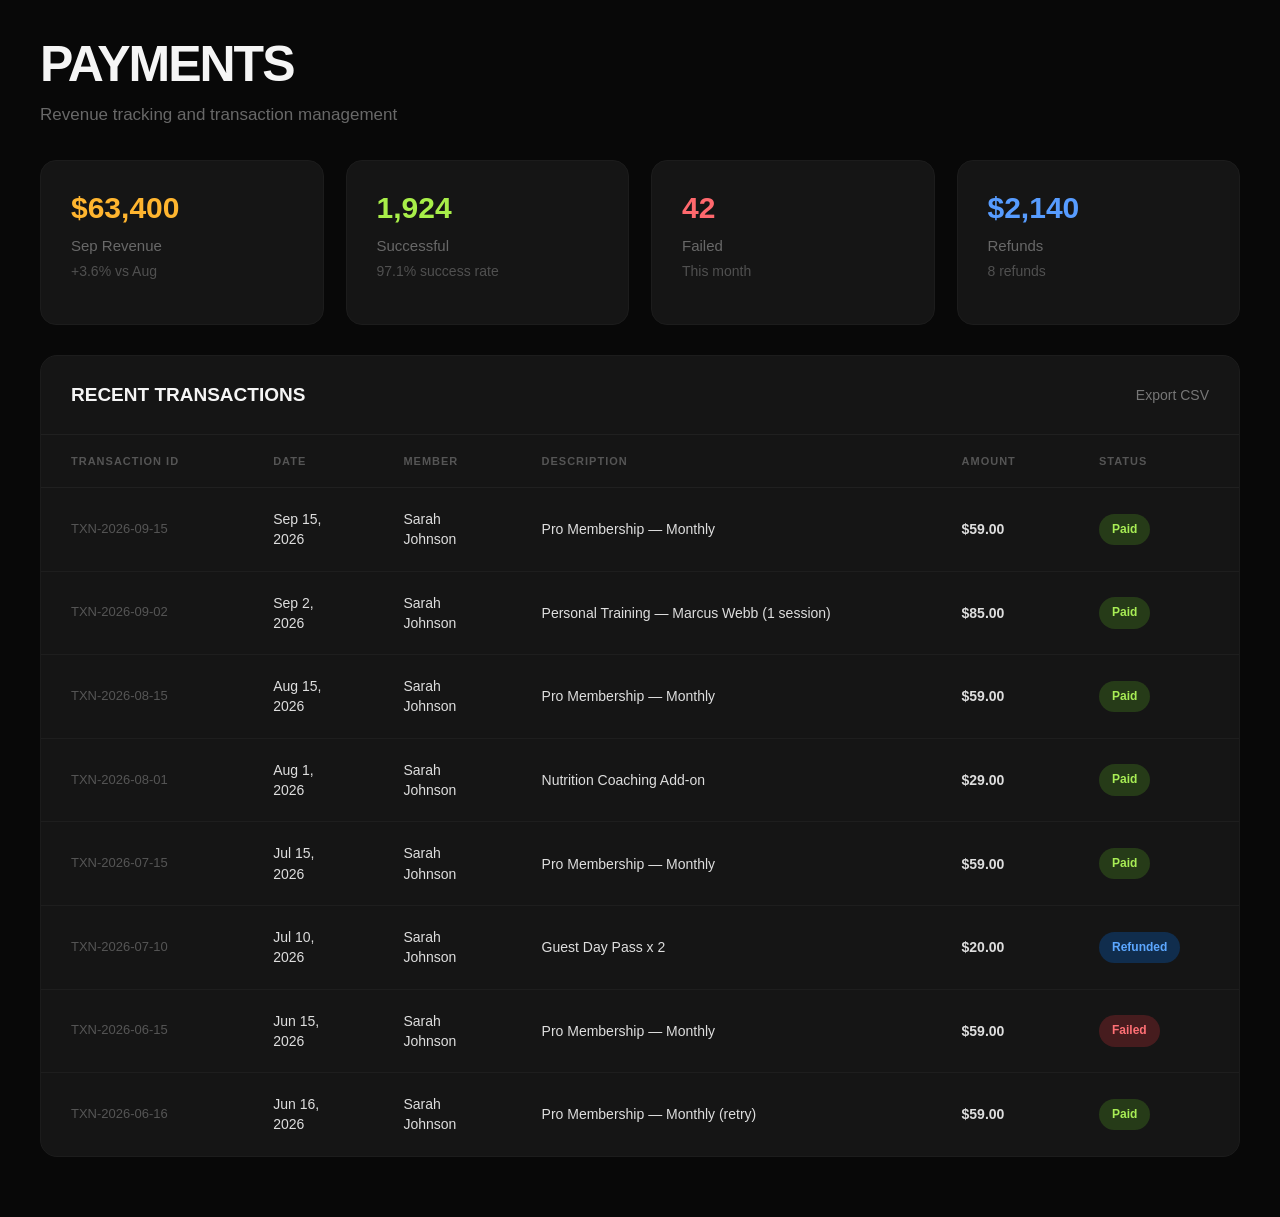
<file: index.html>
<!DOCTYPE html>
<html lang="en">
<head>
    <meta charset="UTF-8">
    <meta name="viewport" content="width=device-width, initial-scale=1.0">
    <title>FITCORE Payments</title>

    <link rel="stylesheet" href="style.css">
</head>

<body>

    <main class="container">

        <header class="header">
            <h1>PAYMENTS</h1>
            <p>Revenue tracking and transaction management</p>
        </header>

        <section class="cards">

            <div class="card revenue">
                <h2>$63,400</h2>
                <p>Sep Revenue</p>
                <small>+3.6% vs Aug</small>
            </div>

            <div class="card successful">
                <h2>1,924</h2>
                <p>Successful</p>
                <small>97.1% success rate</small>
            </div>

            <div class="card failed">
                <h2>42</h2>
                <p>Failed</p>
                <small>This month</small>
            </div>

            <div class="card refunds">
                <h2>$2,140</h2>
                <p>Refunds</p>
                <small>8 refunds</small>
            </div>

        </section>


        <section class="transactions">

            <div class="transactions-header">
                <h2>RECENT TRANSACTIONS</h2>
                <span>Export CSV</span>
            </div>


            <table>

                <thead>
                    <tr>
                        <th>Transaction ID</th>
                        <th>Date</th>
                        <th>Member</th>
                        <th>Description</th>
                        <th>Amount</th>
                        <th>Status</th>
                    </tr>
                </thead>

                <tbody>

                    <tr>
                        <td class="id">TXN-2026-09-15</td>
                        <td>Sep 15,<br>2026</td>
                        <td>Sarah<br>Johnson</td>
                        <td>Pro Membership — Monthly</td>
                        <td class="amount">$59.00</td>
                        <td><span class="paid">Paid</span></td>
                    </tr>

                    <tr>
                        <td class="id">TXN-2026-09-02</td>
                        <td>Sep 2,<br>2026</td>
                        <td>Sarah<br>Johnson</td>
                        <td>Personal Training — Marcus Webb (1 session)</td>
                        <td class="amount">$85.00</td>
                        <td><span class="paid">Paid</span></td>
                    </tr>

                    <tr>
                        <td class="id">TXN-2026-08-15</td>
                        <td>Aug 15,<br>2026</td>
                        <td>Sarah<br>Johnson</td>
                        <td>Pro Membership — Monthly</td>
                        <td class="amount">$59.00</td>
                        <td><span class="paid">Paid</span></td>
                    </tr>

                    <tr>
                        <td class="id">TXN-2026-08-01</td>
                        <td>Aug 1,<br>2026</td>
                        <td>Sarah<br>Johnson</td>
                        <td>Nutrition Coaching Add-on</td>
                        <td class="amount">$29.00</td>
                        <td><span class="paid">Paid</span></td>
                    </tr>

                    <tr>
                        <td class="id">TXN-2026-07-15</td>
                        <td>Jul 15,<br>2026</td>
                        <td>Sarah<br>Johnson</td>
                        <td>Pro Membership — Monthly</td>
                        <td class="amount">$59.00</td>
                        <td><span class="paid">Paid</span></td>
                    </tr>

                    <tr>
                        <td class="id">TXN-2026-07-10</td>
                        <td>Jul 10,<br>2026</td>
                        <td>Sarah<br>Johnson</td>
                        <td>Guest Day Pass x 2</td>
                        <td class="amount">$20.00</td>
                        <td><span class="refunded">Refunded</span></td>
                    </tr>
                    <tr>
                        <td class="id">TXN-2026-06-15</td>
                        <td>Jun 15,<br>2026</td>
                        <td>Sarah<br>Johnson</td>
                        <td>Pro Membership — Monthly</td>
                        <td class="amount">$59.00</td>
                        <td><span class="failed-status">Failed</span></td>
                    </tr>

                    <tr>
                        <td class="id">TXN-2026-06-16</td>
                        <td>Jun 16,<br>2026</td>
                        <td>Sarah<br>Johnson</td>
                        <td>Pro Membership — Monthly (retry)</td>
                        <td class="amount">$59.00</td>
                        <td><span class="paid">Paid</span></td>
                    </tr>

                </tbody>

            </table>

        </section>

    </main>

</body>
</html>
</file>
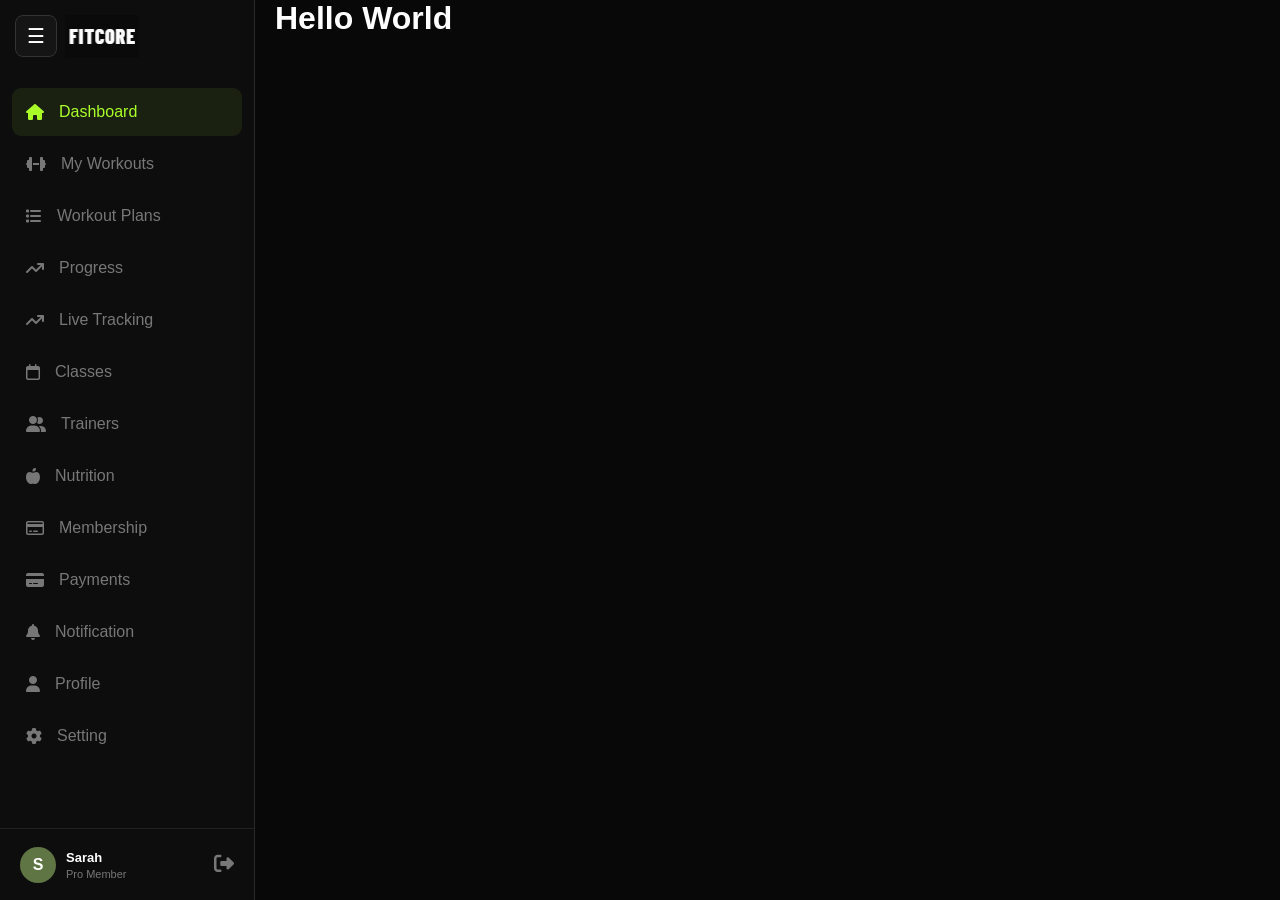
<file: sidebar.html>
<!doctype html>
<html lang="en">
  <head>
    <meta charset="UTF-8" />
    <meta name="viewport" content="width=device-width, initial-scale=1.0" />
    <title>SideBar</title>
    <link rel="stylesheet" href="sidebar.css" />
    <link
      href="https://fonts.googleapis.com/css2?family=Barlow+Condensed:wght@600;700;800&family=Outfit:wght@400;500;600&display=swap"
      rel="stylesheet"
    />
    <link
      rel="stylesheet"
      href="https://cdnjs.cloudflare.com/ajax/libs/font-awesome/6.7.2/css/all.min.css"
    />
  </head>

  <body>
    <!-- Mobile button -->
    <button class="menu-btn" onclick="toggleMobile()">☰</button>

    <!-- Overlay -->
    <div class="overlay" onclick="toggleMobile()"></div>

    <main>
      <aside class="sidebar">
        <!-- Logo -->
        <div class="logo">
          <img src="img/logo-icon.png" alt="" />
          <img src="img/Brand-name.png" class="brand-name" alt="" />

          <button class="collapse-btn" onclick="toggleSidebar()">‹</button>
        </div>

        <!-- Navigation -->
        <nav>
          <a href="#" class="active">
            <i class="fa-solid fa-house"></i>
            <label>Dashboard</label>
          </a>

          <a href="#">
            <i class="fa-solid fa-dumbbell"></i>
            <label>My Workouts</label>
          </a>

          <a href="#">
            <i class="fa-solid fa-list"></i>
            <label>Workout Plans</label>
          </a>

          <a href="#">
            <i class="fa-solid fa-arrow-trend-up"></i>
            <label>Progress</label>
          </a>

          <a href="#">
            <i class="fa-solid fa-arrow-trend-up"></i>
            <label>Live Tracking</label>
          </a>

          <a href="#">
            <i class="fa-regular fa-calendar"></i>
            <label>Classes</label>
          </a>

          <a href="#">
            <i class="fa-solid fa-user-group"></i>
            <label>Trainers</label>
          </a>

          <a href="#">
            <i class="fa-solid fa-apple-whole"></i>
            <label>Nutrition</label>
          </a>
          <a href="#">
            <i class="fa-regular fa-credit-card"></i>
            <label>Membership</label>
          </a>
          <a href="#">
            <i class="fa-solid fa-credit-card"></i>
            <label>Payments</label>
          </a>
          <a href="#">
            <i class="fa-solid fa-bell"></i>
            <label>Notification</label>
          </a>
          <a href="#">
            <i class="fa-solid fa-user"></i>
            <label>Profile</label>
          </a>
          <a href="#">
            <i class="fa-solid fa-gear"></i>
            <label>Setting</label>
          </a>
        </nav>

        <!-- User -->
        <div class="user">
          <div class="avatar">S</div>

          <div class="user-info">
            <strong>Sarah</strong>
            <small>Pro Member</small>
          </div>

          <a href="" class="logout"
            ><i class="fa-solid fa-right-from-bracket"></i
          ></a>
        </div>
      </aside>
      
      <div class="content"><h1>Hello World</h1></div>
    </main>
    <script>
      function toggleSidebar() {
        document.querySelector(".sidebar").classList.toggle("collapsed");
      }

      function toggleMobile() {
        document.querySelector(".sidebar").classList.toggle("mobile-open");
        document.querySelector(".overlay").classList.toggle("show");
      }
    </script>
  </body>
</html>
</file>
<file: style.css>
* {
    margin: 0;
    padding: 0;
    box-sizing: border-box;
}

body {
    background: #080808;
    color: #f5f5f5;
    font-family: Arial, Helvetica, sans-serif;
    padding: 35px 30px 60px;
}

.container {
    width: 100%;
    max-width: 1200px;
    margin: auto;
}


/* HEADER */

.header {
    margin-bottom: 35px;
}

.header h1 {
    font-size: 50px;
    font-weight: 900;
    letter-spacing: -2px;
}

.header p {
    margin-top: 12px;
    color: #686868;
    font-size: 17px;
}


/* CARDS */

.cards {
    display: grid;
    grid-template-columns: repeat(4, 1fr);
    gap: 22px;
    margin-bottom: 30px;
}

.card {
    background: #151515;
    border: 1px solid #1c1c1c;
    border-radius: 16px;
    padding: 30px;
    height: 165px;
}

.card h2 {
    font-size: 30px;
    margin-bottom: 12px;
}

.card p {
    color: #686868;
    font-size: 15px;
    margin-bottom: 8px;
}

.card small {
    color: #505050;
    font-size: 14px;
}

.revenue h2 {
    color: #ffb52f;
}

.successful h2 {
    color: #a8ee49;
}

.failed h2 {
    color: #ff686d;
}

.refunds h2 {
    color: #579cff;
}


/* TRANSACTIONS */

.transactions {
    background: #151515;
    border: 1px solid #1c1c1c;
    border-radius: 17px;
    overflow: hidden;
}

.transactions-header {
    display: flex;
    justify-content: space-between;
    align-items: center;

    padding: 28px 30px;

    border-bottom: 1px solid #202020;
}

.transactions-header h2 {
    font-size: 19px;
    font-weight: 900;
}

.transactions-header span {
    color: #777;
    font-size: 14px;
}


/* TABLE */

table {
    width: 100%;
    border-collapse: collapse;
}

th {
    padding: 20px 30px;

    text-align: left;

    color: #555;
    font-size: 11px;
    font-weight: 700;

    text-transform: uppercase;
    letter-spacing: 1px;

    border-bottom: 1px solid #202020;
}

td {
    padding: 21px 30px;

    color: #dedede;
    font-size: 14px;
    line-height: 1.45;

    border-bottom: 1px solid #1e1e1e;
}

tr:last-child td {
    border-bottom: none;
}

.id {
    color: #555;
    font-size: 13px;
}

.amount {
    font-weight: 700;
    white-space: nowrap;
}


/* STATUS */

.paid,
.refunded,
.failed-status {
    display: inline-block;

    padding: 7px 13px;

    border-radius: 50px;

    font-size: 12px;
    font-weight: 700;
}

.paid {
    color: #a8ed55;
    background: #263b18;
}

.refunded {
    color: #5ca7ff;
    background: #102d4d;
}

.failed-status {
    color: #ff7075;
    background: #461c1e;
}
</file>
<file: sidebar.css>
* {
  margin: 0;
  padding: 0;
  box-sizing: border-box;
}

body {
  background: #080808;
  font-family: Arial, sans-serif;
  color: white;
}

main {
  display: flex;
  flex-direction: row;
}

.content {
  padding: 0 20px;
}
/* SIDEBAR */

.sidebar {
  width: 255px;
  height: 100vh;
  background: #0d0d0d;
  border-right: 1px solid #292929;
  display: flex;
  flex-direction: column;
  transition: width 0.5s ease;
  transition: margin 0.5s ease;
  z-index: 100;
}

/*  LOGO  */

.logo {
  height: 72px;
  padding: 0 24px;
  display: flex;
  align-items: center;
  gap: 9px;
}

.collapse-btn {
  margin-left: auto;
  background: none;
  border: none;
  color: #666;
  font-size: 25px;
  cursor: pointer;
}

/*  NAVIGATION  */

nav {
  padding: 16px 12px;
  height: auto;
  overflow-y: scroll;
  scrollbar-width: none;
}

nav a {
  height: 48px;
  padding: 0 14px;
  margin-bottom: 4px;
  display: flex;
  align-items: center;
  gap: 15px;
  text-decoration: none;
  color: #777;
  border-radius: 9px;
  transition: 0.2s;
}

nav a:hover {
  color: white;
  background: #1a2111;
}

nav a.active {
  background: #1a2111;
  color: #aaff28;
}

/*  USER  */

.user {
  margin-top: auto;
  height: 72px;
  padding: 8px 20px;
  border-top: 1px solid #222;
  display: flex;
  align-items: center;
  gap: 10px;
}

.avatar {
  width: 36px;
  height: 36px;
  border-radius: 50%;
  background: #607544;
  display: flex;
  align-items: center;
  justify-content: center;
  font-weight: bold;
}

.user-info {
  display: flex;
  flex-direction: column;
  gap: 3px;
  white-space: nowrap;
}

.user-info strong {
  font-size: 13px;
}

.user-info small {
  color: #777;
  font-size: 11px;
}

.logout {
  margin-left: auto;
  color: #777;
  font-size: 20px;
}

/* ================= COLLAPSED ================= */

.sidebar.collapsed {
  width: 75px;
}

.sidebar.collapsed .logo {
  padding: 0 23px;
}

.sidebar.collapsed .logo-text,
.sidebar.collapsed nav label,
.sidebar.collapsed .user-info,
.sidebar.collapsed .logout,
.sidebar.collapsed .logo .brand-name {
  display: none;
}

.sidebar.collapsed .collapse-btn {
  /* position: relative; */
  right: -12px;
  min-width: 25px;
  width: 25px;
  height: 25px;
  border-radius: 50%;
  background: #222;
  color: white;
  font-size: 18px;
}

.sidebar.collapsed nav {
  padding: 16px 12px;
}

.sidebar.collapsed nav a {
  justify-content: center;
  padding: 0;
}

.sidebar.collapsed nav a span {
  font-size: 20px;
}

.sidebar.collapsed .user {
  justify-content: center;
  padding: 8px;
}

.show {
  display: block;
}
/* ================= MOBILE BUTTON ================= */

.menu-btn {
  display: none;
  position: fixed;
  top: 15px;
  left: 15px;
  width: 42px;
  height: 42px;
  border: 1px solid #333;
  border-radius: 8px;
  background: #151515;
  color: white;
  font-size: 20px;
  cursor: pointer;
  z-index: 900;
}

/*  OVERLAY  */

.overlay {
  display: none;
}

/* ================= TABLET ================= */

@media (max-width: 900px) {
  .sidebar {
    margin-left: -255px;
  }

  .sidebar.collapsed {
    margin-left: -90px;
  }
}

.sidebar.mobile-open {
  margin-left: 0;
}

.menu-btn {
  display: block;
  z-index: 1000;
}

.collapse-btn {
  display: none;
}

.overlay.show {
  display: block;
  position: fixed;
  inset: 0;
  background: rgba(0, 0, 0, 0.65);
  z-index: 99;
}
</file>
